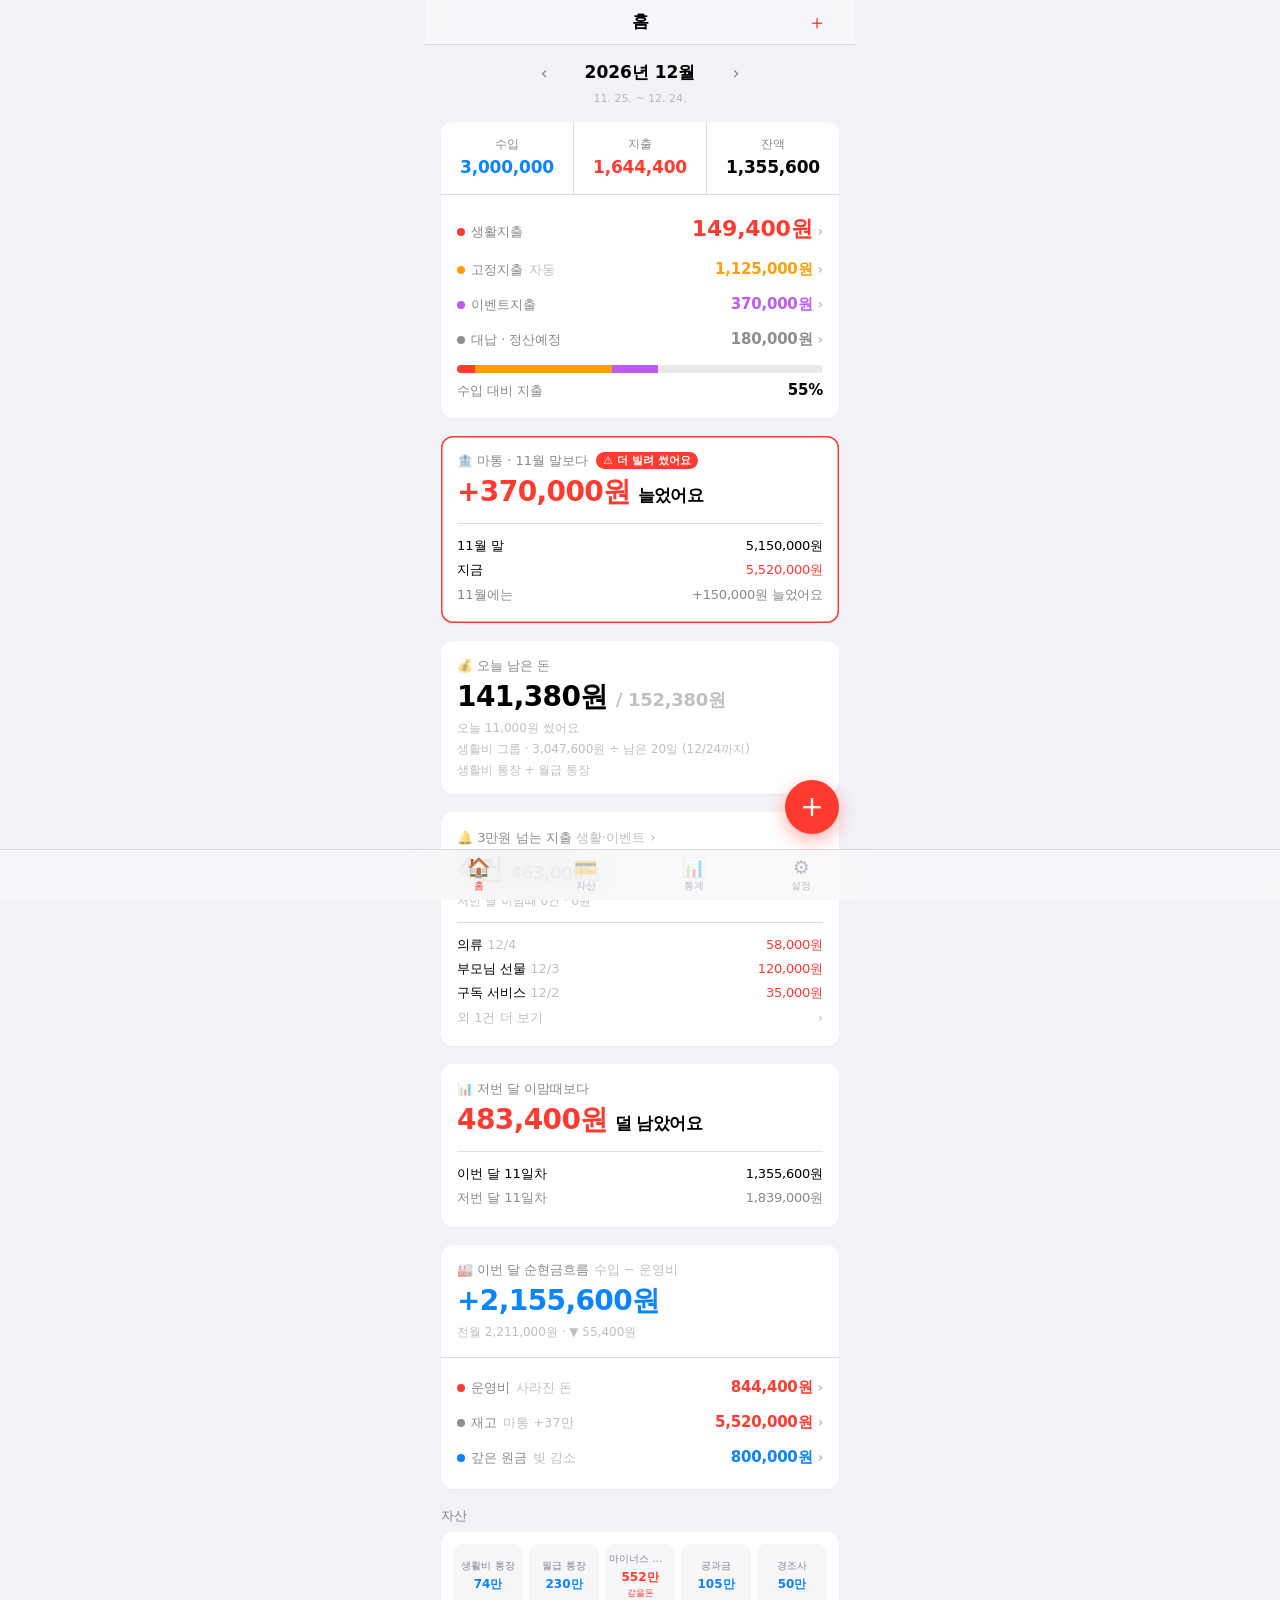
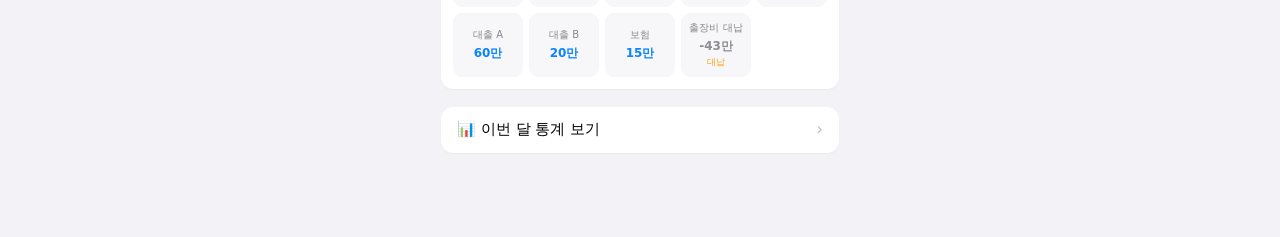
<file: index.html>
<!DOCTYPE html>
<html lang="ko">
<head>
<meta charset="utf-8">
<title>가계부</title>
<meta name="viewport" content="width=device-width,initial-scale=1,viewport-fit=cover,maximum-scale=1,user-scalable=no">
<meta name="theme-color" content="#F2F2F7" media="(prefers-color-scheme: light)">
<meta name="theme-color" content="#000000" media="(prefers-color-scheme: dark)">
<meta name="apple-mobile-web-app-capable" content="yes">
<meta name="apple-mobile-web-app-status-bar-style" content="default">
<meta name="apple-mobile-web-app-title" content="가계부">
<meta name="format-detection" content="telephone=no">
<link rel="manifest" href="manifest.json">
<link rel="stylesheet" href="style.css?v=22">
</head>
<body>

<div id="app">
  <div id="main"></div>
</div>

<button id="fab" aria-label="내역 추가">+</button>

<nav id="tabbar">
  <div class="tabbar-inner">
    <button class="tab" data-tab="home"><span class="tab-ic">🏠</span><span class="tab-l">홈</span></button>
    <button class="tab" data-tab="assets"><span class="tab-ic">💳</span><span class="tab-l">자산</span></button>
    <button class="tab" data-tab="stats"><span class="tab-ic">📊</span><span class="tab-l">통계</span></button>
    <button class="tab" data-tab="settings"><span class="tab-ic">⚙️</span><span class="tab-l">설정</span></button>
  </div>
</nav>

<div id="modal-root"></div>

<!-- 파일을 고칠 때마다 v 값을 올린다. GitHub Pages가 정적 파일에 10분 캐시를
     걸어서, 올리지 않으면 폰에 옛 버전이 그대로 남는다. -->
<script src="core.js?v=22"></script>
<script src="views.js?v=22"></script>
<script src="settings.js?v=22"></script>
<script src="modals.js?v=22"></script>
<script src="app.js?v=22"></script>
</body>
</html>
</file>
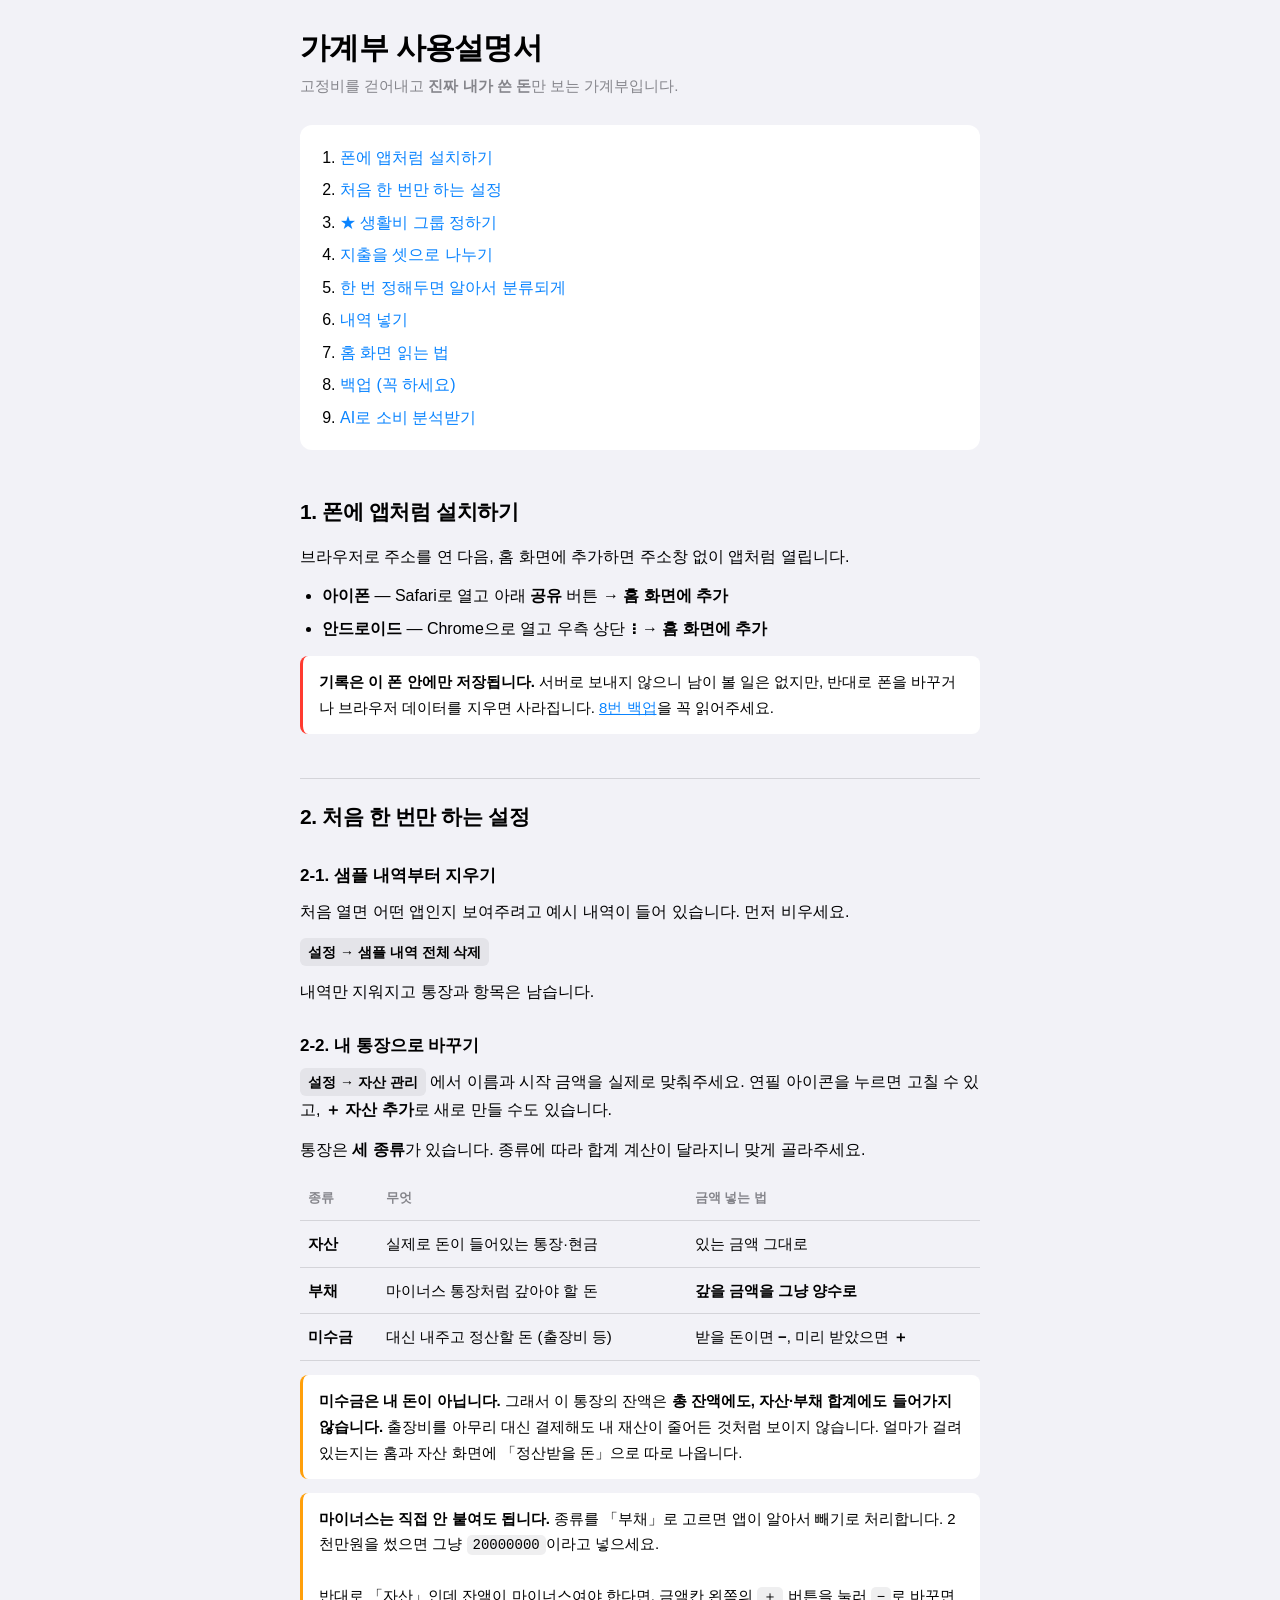
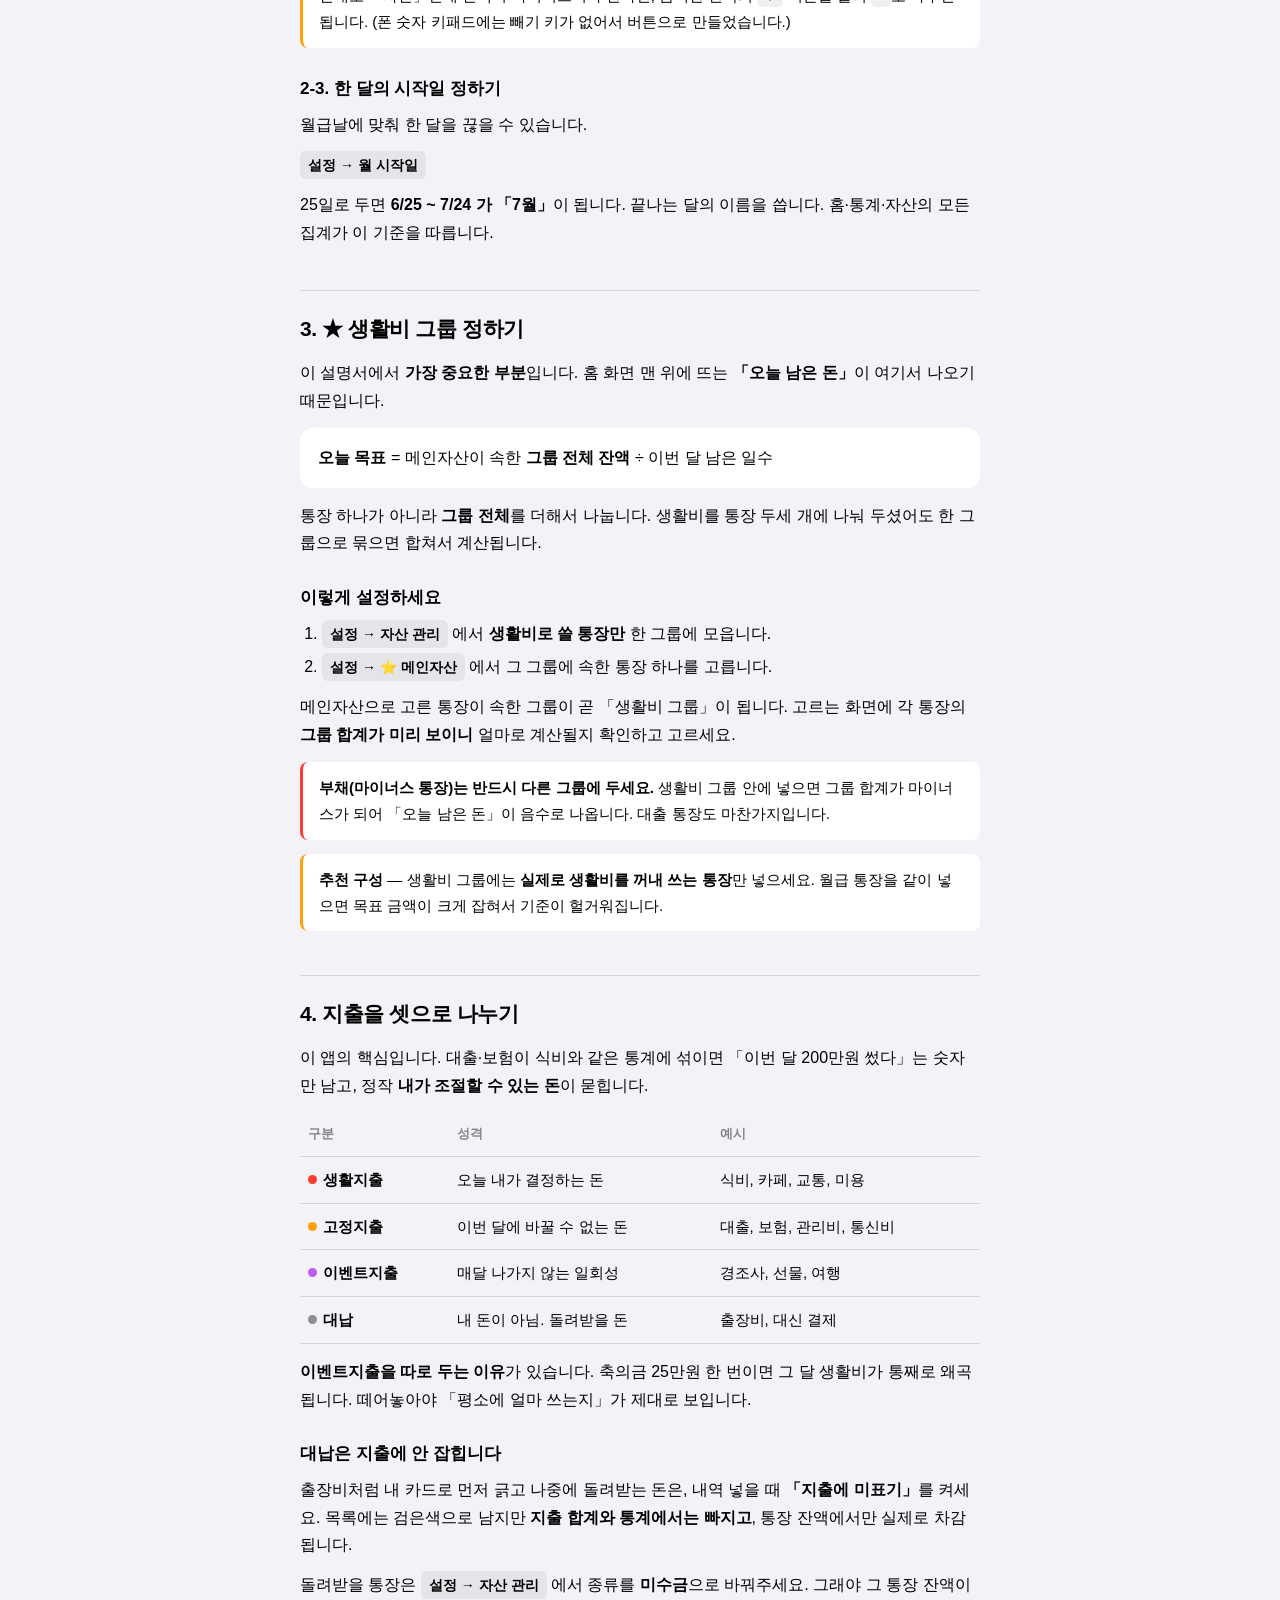
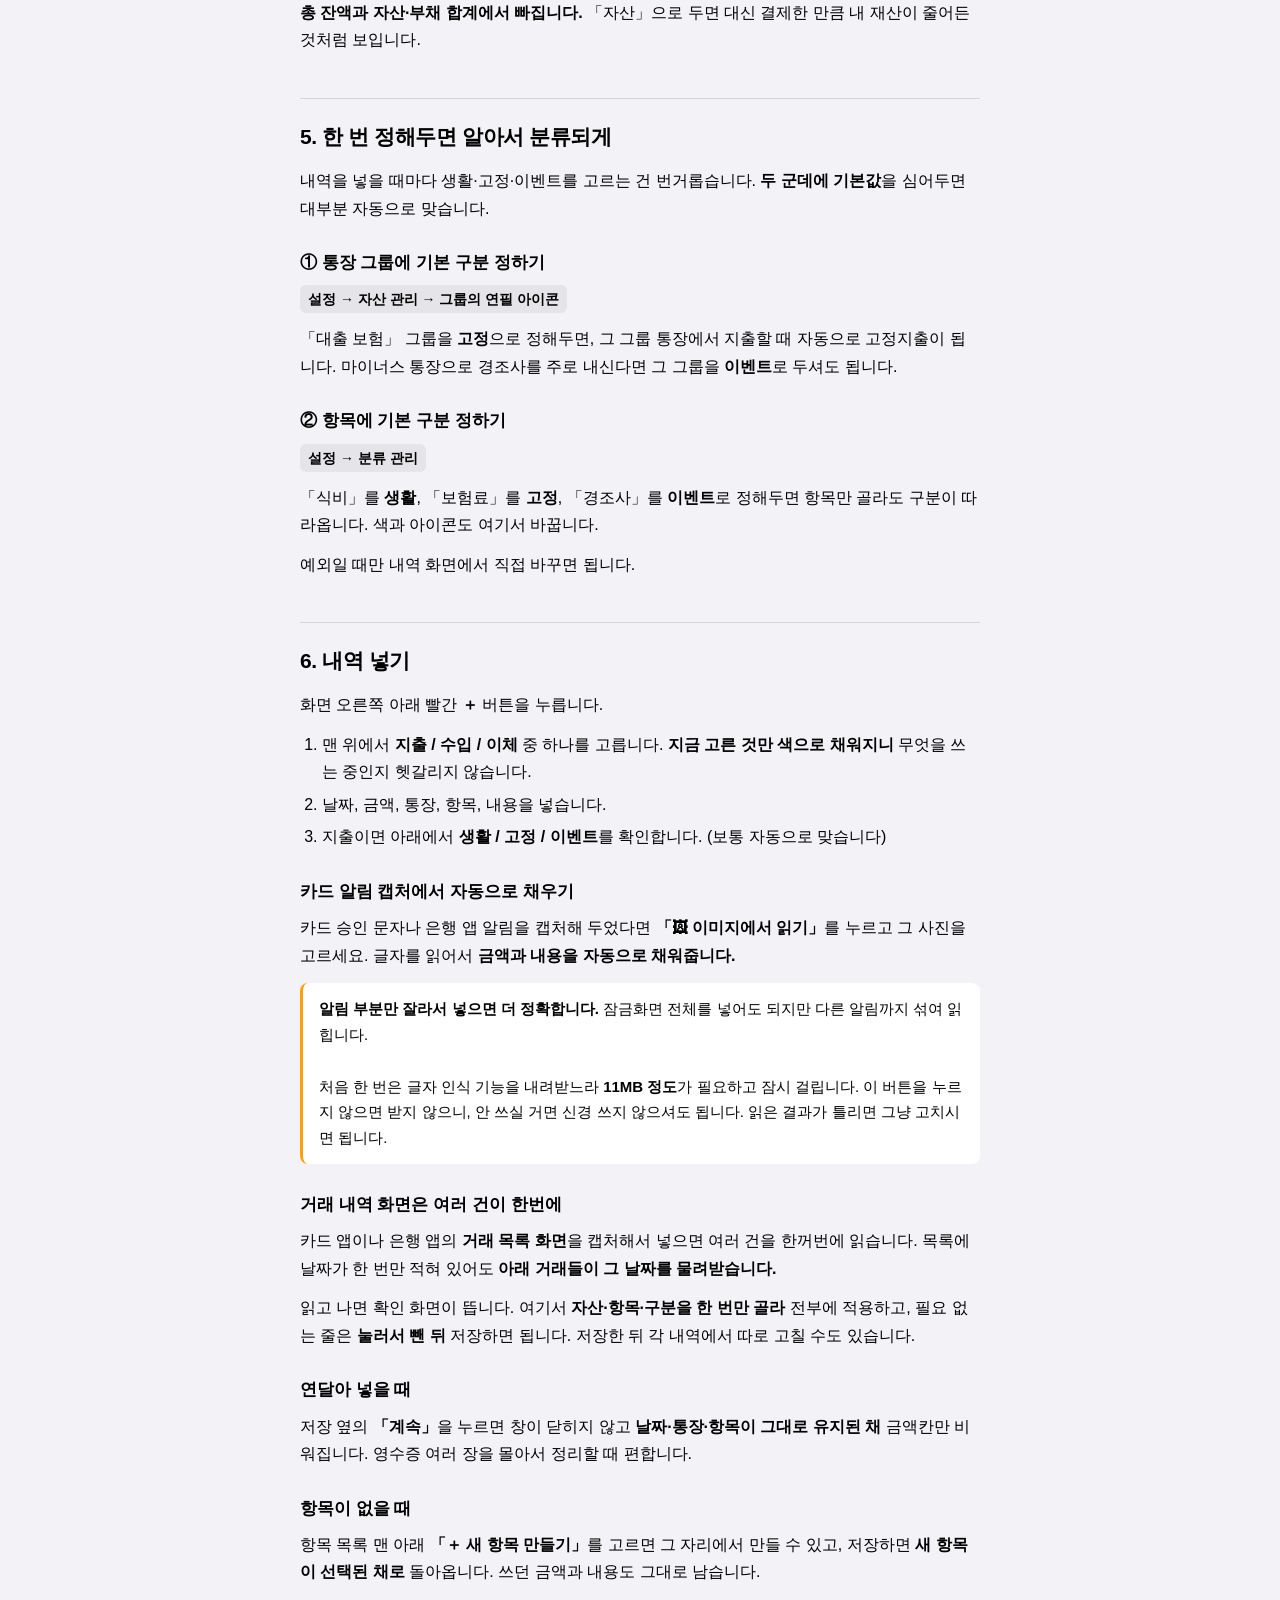
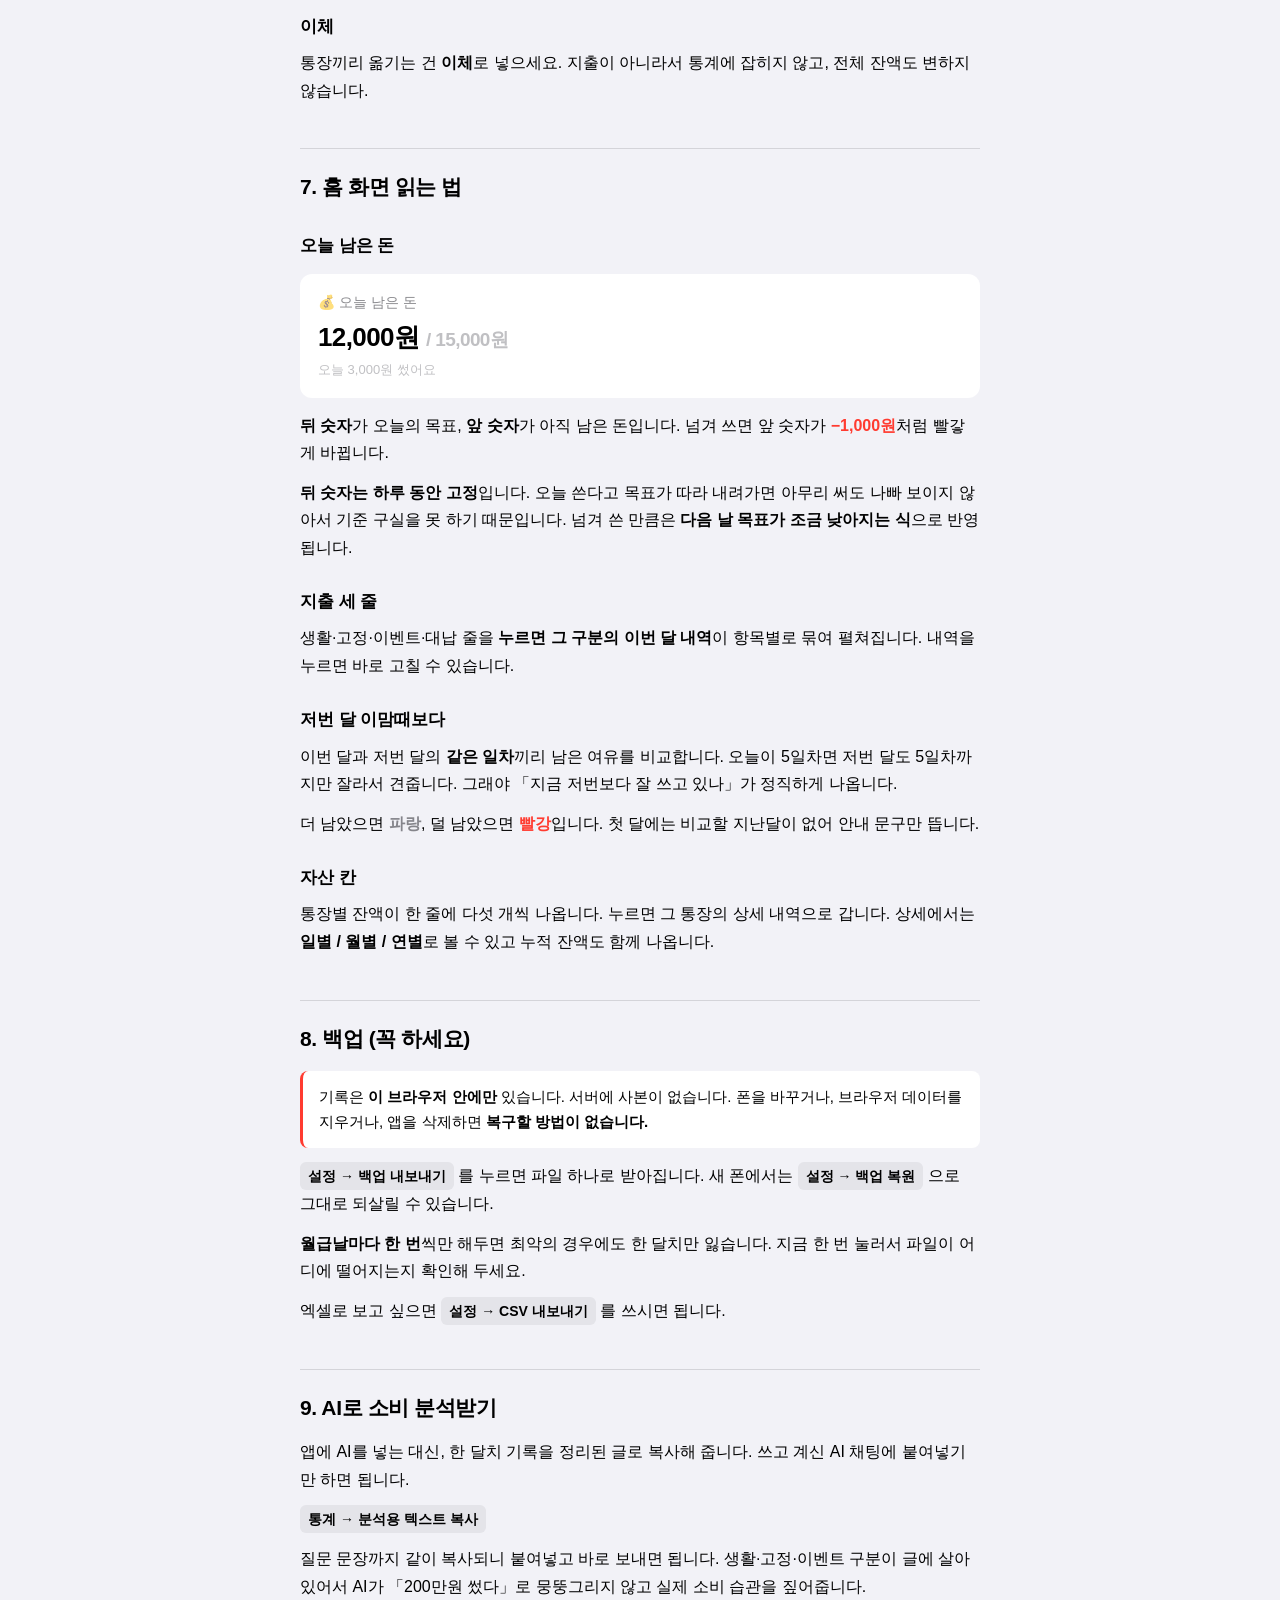
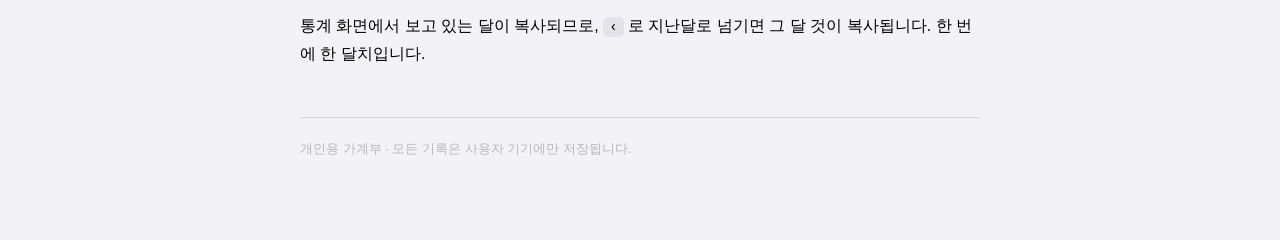
<file: guide.html>
<!DOCTYPE html>
<html lang="ko">
<head>
<meta charset="utf-8">
<title>가계부 사용설명서</title>
<meta name="viewport" content="width=device-width,initial-scale=1,viewport-fit=cover">
<meta name="theme-color" content="#F2F2F7" media="(prefers-color-scheme: light)">
<meta name="theme-color" content="#000000" media="(prefers-color-scheme: dark)">
<style>
:root{
  --bg:#F2F2F7; --card:#fff; --sep:rgba(60,60,67,.16);
  --label:#000; --label-2:rgba(60,60,67,.6); --label-3:rgba(60,60,67,.32);
  --fill:rgba(120,120,128,.12);
  --living:#FF3B30; --fixed:#FF9F0A; --event:#BF5AF2; --income:#0A84FF; --muted:#8E8E93;
}
@media (prefers-color-scheme:dark){
  :root{
    --bg:#000; --card:#1C1C1E; --sep:rgba(84,84,88,.5);
    --label:#fff; --label-2:rgba(235,235,245,.6); --label-3:rgba(235,235,245,.3);
    --fill:rgba(120,120,128,.24);
  }
}
*{box-sizing:border-box;-webkit-text-size-adjust:100%;}
body{
  margin:0;background:var(--bg);color:var(--label);
  font-family:-apple-system,BlinkMacSystemFont,"Apple SD Gothic Neo","Pretendard","Noto Sans KR",sans-serif;
  font-size:16px;line-height:1.72;-webkit-font-smoothing:antialiased;
}
.wrap{max-width:720px;margin:0 auto;padding:28px 20px 80px;}
h1{font-size:30px;line-height:1.3;letter-spacing:-.7px;margin:0 0 6px;}
.sub{color:var(--label-2);font-size:15px;margin:0 0 26px;}
h2{
  font-size:21px;letter-spacing:-.4px;margin:44px 0 12px;padding-top:20px;
  border-top:1px solid var(--sep);
}
h2:first-of-type{border-top:0;padding-top:0;}
h3{font-size:17px;margin:26px 0 8px;}
p{margin:0 0 12px;}
ul,ol{margin:0 0 12px;padding-left:22px;}
li{margin:5px 0;}
b{font-weight:600;}
code{
  background:var(--fill);padding:2px 6px;border-radius:5px;
  font-size:14px;font-family:ui-monospace,SFMono-Regular,Menlo,monospace;
}
a{color:var(--income);}
.card{background:var(--card);border-radius:12px;padding:16px 18px;margin:14px 0;}
.note{
  background:var(--card);border-left:3px solid var(--income);
  border-radius:8px;padding:13px 16px;margin:14px 0;font-size:15px;
}
.warn{border-left-color:var(--living);}
.tip{border-left-color:var(--fixed);}
table{width:100%;border-collapse:collapse;margin:14px 0;font-size:15px;}
th,td{text-align:left;padding:10px 8px;border-bottom:1px solid var(--sep);vertical-align:top;}
th{color:var(--label-2);font-weight:600;font-size:13px;}
.dot{display:inline-block;width:9px;height:9px;border-radius:50%;margin-right:6px;vertical-align:1px;}
.d-living{background:var(--living)} .d-fixed{background:var(--fixed)}
.d-event{background:var(--event)}  .d-pass{background:var(--muted)}
.path{
  display:inline-block;background:var(--fill);border-radius:6px;
  padding:2px 8px;font-size:14px;font-weight:600;white-space:nowrap;
}
.toc{background:var(--card);border-radius:12px;padding:14px 20px;margin:0 0 8px;}
.toc ol{margin:0;padding-left:20px;}
.toc a{text-decoration:none;}
.big{font-size:26px;font-weight:700;letter-spacing:-.6px;}
.mono{font-variant-numeric:tabular-nums;}
.screen{
  background:var(--card);border-radius:12px;padding:16px 18px;margin:14px 0;
  font-variant-numeric:tabular-nums;
}
.screen .row{display:flex;justify-content:space-between;padding:4px 0;font-size:15px;}
.c-living{color:var(--living)} .c-fixed{color:var(--fixed)}
.c-event{color:var(--event)} .c-muted{color:var(--muted)}
.c-2{color:var(--label-2)} .c-3{color:var(--label-3)}
footer{margin-top:50px;padding-top:20px;border-top:1px solid var(--sep);color:var(--label-3);font-size:13px;}
</style>
</head>
<body>
<div class="wrap">

<h1>가계부 사용설명서</h1>
<p class="sub">고정비를 걷어내고 <b>진짜 내가 쓴 돈</b>만 보는 가계부입니다.</p>

<div class="toc">
<ol>
  <li><a href="#start">폰에 앱처럼 설치하기</a></li>
  <li><a href="#setup">처음 한 번만 하는 설정</a></li>
  <li><a href="#group">★ 생활비 그룹 정하기</a></li>
  <li><a href="#bucket">지출을 셋으로 나누기</a></li>
  <li><a href="#auto">한 번 정해두면 알아서 분류되게</a></li>
  <li><a href="#add">내역 넣기</a></li>
  <li><a href="#home">홈 화면 읽는 법</a></li>
  <li><a href="#backup">백업 (꼭 하세요)</a></li>
  <li><a href="#ai">AI로 소비 분석받기</a></li>
</ol>
</div>


<h2 id="start">1. 폰에 앱처럼 설치하기</h2>
<p>브라우저로 주소를 연 다음, 홈 화면에 추가하면 주소창 없이 앱처럼 열립니다.</p>
<ul>
  <li><b>아이폰</b> — Safari로 열고 아래 <b>공유</b> 버튼 → <b>홈 화면에 추가</b></li>
  <li><b>안드로이드</b> — Chrome으로 열고 우측 상단 <b>⋮</b> → <b>홈 화면에 추가</b></li>
</ul>

<div class="note warn">
<b>기록은 이 폰 안에만 저장됩니다.</b> 서버로 보내지 않으니 남이 볼 일은 없지만,
반대로 폰을 바꾸거나 브라우저 데이터를 지우면 사라집니다.
<a href="#backup">8번 백업</a>을 꼭 읽어주세요.
</div>


<h2 id="setup">2. 처음 한 번만 하는 설정</h2>

<h3>2-1. 샘플 내역부터 지우기</h3>
<p>처음 열면 어떤 앱인지 보여주려고 예시 내역이 들어 있습니다. 먼저 비우세요.</p>
<p><span class="path">설정 → 샘플 내역 전체 삭제</span></p>
<p>내역만 지워지고 통장과 항목은 남습니다.</p>

<h3>2-2. 내 통장으로 바꾸기</h3>
<p><span class="path">설정 → 자산 관리</span> 에서 이름과 시작 금액을 실제로 맞춰주세요.
연필 아이콘을 누르면 고칠 수 있고, <b>＋ 자산 추가</b>로 새로 만들 수도 있습니다.</p>

<p>통장은 <b>세 종류</b>가 있습니다. 종류에 따라 합계 계산이 달라지니 맞게 골라주세요.</p>
<table>
<tr><th>종류</th><th>무엇</th><th>금액 넣는 법</th></tr>
<tr><td><b>자산</b></td><td>실제로 돈이 들어있는 통장·현금</td><td>있는 금액 그대로</td></tr>
<tr><td><b>부채</b></td><td>마이너스 통장처럼 갚아야 할 돈</td><td><b>갚을 금액을 그냥 양수로</b></td></tr>
<tr><td><b>미수금</b></td><td>대신 내주고 정산할 돈 (출장비 등)</td><td>받을 돈이면 <b>−</b>, 미리 받았으면 <b>＋</b></td></tr>
</table>

<div class="note tip">
<b>미수금은 내 돈이 아닙니다.</b> 그래서 이 통장의 잔액은
<b>총 잔액에도, 자산·부채 합계에도 들어가지 않습니다.</b>
출장비를 아무리 대신 결제해도 내 재산이 줄어든 것처럼 보이지 않습니다.
얼마가 걸려 있는지는 홈과 자산 화면에 「정산받을 돈」으로 따로 나옵니다.
</div>

<div class="note tip">
<b>마이너스는 직접 안 붙여도 됩니다.</b> 종류를 「부채」로 고르면 앱이 알아서 빼기로 처리합니다.
2천만원을 썼으면 그냥 <code>20000000</code>이라고 넣으세요.<br><br>
반대로 「자산」인데 잔액이 마이너스여야 한다면, 금액칸 왼쪽의
<code>＋</code> 버튼을 눌러 <code>−</code>로 바꾸면 됩니다.
(폰 숫자 키패드에는 빼기 키가 없어서 버튼으로 만들었습니다.)
</div>

<h3>2-3. 한 달의 시작일 정하기</h3>
<p>월급날에 맞춰 한 달을 끊을 수 있습니다.</p>
<p><span class="path">설정 → 월 시작일</span></p>
<p>25일로 두면 <b>6/25 ~ 7/24 가 「7월」</b>이 됩니다. 끝나는 달의 이름을 씁니다.
홈·통계·자산의 모든 집계가 이 기준을 따릅니다.</p>


<h2 id="group">3. ★ 생활비 그룹 정하기</h2>
<p>이 설명서에서 <b>가장 중요한 부분</b>입니다.
홈 화면 맨 위에 뜨는 <b>「오늘 남은 돈」</b>이 여기서 나오기 때문입니다.</p>

<div class="card">
<p style="margin:0"><b>오늘 목표</b> = 메인자산이 속한 <b>그룹 전체 잔액</b> ÷ 이번 달 남은 일수</p>
</div>

<p>통장 하나가 아니라 <b>그룹 전체</b>를 더해서 나눕니다.
생활비를 통장 두세 개에 나눠 두셨어도 한 그룹으로 묶으면 합쳐서 계산됩니다.</p>

<h3>이렇게 설정하세요</h3>
<ol>
  <li><span class="path">설정 → 자산 관리</span> 에서 <b>생활비로 쓸 통장만</b> 한 그룹에 모읍니다.</li>
  <li><span class="path">설정 → ⭐ 메인자산</span> 에서 그 그룹에 속한 통장 하나를 고릅니다.</li>
</ol>
<p>메인자산으로 고른 통장이 속한 그룹이 곧 「생활비 그룹」이 됩니다.
고르는 화면에 각 통장의 <b>그룹 합계가 미리 보이니</b> 얼마로 계산될지 확인하고 고르세요.</p>

<div class="note warn">
<b>부채(마이너스 통장)는 반드시 다른 그룹에 두세요.</b>
생활비 그룹 안에 넣으면 그룹 합계가 마이너스가 되어
「오늘 남은 돈」이 음수로 나옵니다. 대출 통장도 마찬가지입니다.
</div>

<div class="note tip">
<b>추천 구성</b> — 생활비 그룹에는 <b>실제로 생활비를 꺼내 쓰는 통장</b>만 넣으세요.
월급 통장을 같이 넣으면 목표 금액이 크게 잡혀서 기준이 헐거워집니다.
</div>


<h2 id="bucket">4. 지출을 셋으로 나누기</h2>
<p>이 앱의 핵심입니다. 대출·보험이 식비와 같은 통계에 섞이면
「이번 달 200만원 썼다」는 숫자만 남고, 정작 <b>내가 조절할 수 있는 돈</b>이 묻힙니다.</p>

<table>
<tr><th>구분</th><th>성격</th><th>예시</th></tr>
<tr>
  <td><span class="dot d-living"></span><b>생활지출</b></td>
  <td>오늘 내가 결정하는 돈</td>
  <td>식비, 카페, 교통, 미용</td>
</tr>
<tr>
  <td><span class="dot d-fixed"></span><b>고정지출</b></td>
  <td>이번 달에 바꿀 수 없는 돈</td>
  <td>대출, 보험, 관리비, 통신비</td>
</tr>
<tr>
  <td><span class="dot d-event"></span><b>이벤트지출</b></td>
  <td>매달 나가지 않는 일회성</td>
  <td>경조사, 선물, 여행</td>
</tr>
<tr>
  <td><span class="dot d-pass"></span><b>대납</b></td>
  <td>내 돈이 아님. 돌려받을 돈</td>
  <td>출장비, 대신 결제</td>
</tr>
</table>

<p><b>이벤트지출을 따로 두는 이유</b>가 있습니다.
축의금 25만원 한 번이면 그 달 생활비가 통째로 왜곡됩니다.
떼어놓아야 「평소에 얼마 쓰는지」가 제대로 보입니다.</p>

<h3>대납은 지출에 안 잡힙니다</h3>
<p>출장비처럼 내 카드로 먼저 긁고 나중에 돌려받는 돈은,
내역 넣을 때 <b>「지출에 미표기」</b>를 켜세요.
목록에는 검은색으로 남지만 <b>지출 합계와 통계에서는 빠지고</b>,
통장 잔액에서만 실제로 차감됩니다.</p>
<p>돌려받을 통장은 <span class="path">설정 → 자산 관리</span> 에서
종류를 <b>미수금</b>으로 바꿔주세요. 그래야 그 통장 잔액이
<b>총 잔액과 자산·부채 합계에서 빠집니다.</b>
「자산」으로 두면 대신 결제한 만큼 내 재산이 줄어든 것처럼 보입니다.</p>


<h2 id="auto">5. 한 번 정해두면 알아서 분류되게</h2>
<p>내역을 넣을 때마다 생활·고정·이벤트를 고르는 건 번거롭습니다.
<b>두 군데에 기본값</b>을 심어두면 대부분 자동으로 맞습니다.</p>

<h3>① 통장 그룹에 기본 구분 정하기</h3>
<p><span class="path">설정 → 자산 관리 → 그룹의 연필 아이콘</span></p>
<p>「대출 보험」 그룹을 <b>고정</b>으로 정해두면,
그 그룹 통장에서 지출할 때 자동으로 고정지출이 됩니다.
마이너스 통장으로 경조사를 주로 내신다면 그 그룹을 <b>이벤트</b>로 두셔도 됩니다.</p>

<h3>② 항목에 기본 구분 정하기</h3>
<p><span class="path">설정 → 분류 관리</span></p>
<p>「식비」를 <b>생활</b>, 「보험료」를 <b>고정</b>, 「경조사」를 <b>이벤트</b>로 정해두면
항목만 골라도 구분이 따라옵니다. 색과 아이콘도 여기서 바꿉니다.</p>

<p>예외일 때만 내역 화면에서 직접 바꾸면 됩니다.</p>


<h2 id="add">6. 내역 넣기</h2>
<p>화면 오른쪽 아래 빨간 <b>＋</b> 버튼을 누릅니다.</p>
<ol>
  <li>맨 위에서 <b>지출 / 수입 / 이체</b> 중 하나를 고릅니다.
      <b>지금 고른 것만 색으로 채워지니</b> 무엇을 쓰는 중인지 헷갈리지 않습니다.</li>
  <li>날짜, 금액, 통장, 항목, 내용을 넣습니다.</li>
  <li>지출이면 아래에서 <b>생활 / 고정 / 이벤트</b>를 확인합니다. (보통 자동으로 맞습니다)</li>
</ol>

<h3>카드 알림 캡처에서 자동으로 채우기</h3>
<p>카드 승인 문자나 은행 앱 알림을 캡처해 두었다면
<b>「🖼 이미지에서 읽기」</b>를 누르고 그 사진을 고르세요.
글자를 읽어서 <b>금액과 내용을 자동으로 채워줍니다.</b></p>
<div class="note tip">
<b>알림 부분만 잘라서 넣으면 더 정확합니다.</b> 잠금화면 전체를 넣어도 되지만
다른 알림까지 섞여 읽힙니다.<br><br>
처음 한 번은 글자 인식 기능을 내려받느라 <b>11MB 정도</b>가 필요하고 잠시 걸립니다.
이 버튼을 누르지 않으면 받지 않으니, 안 쓰실 거면 신경 쓰지 않으셔도 됩니다.
읽은 결과가 틀리면 그냥 고치시면 됩니다.
</div>

<h3>거래 내역 화면은 여러 건이 한번에</h3>
<p>카드 앱이나 은행 앱의 <b>거래 목록 화면</b>을 캡처해서 넣으면
여러 건을 한꺼번에 읽습니다. 목록에 날짜가 한 번만 적혀 있어도
<b>아래 거래들이 그 날짜를 물려받습니다.</b></p>
<p>읽고 나면 확인 화면이 뜹니다. 여기서 <b>자산·항목·구분을 한 번만 골라</b>
전부에 적용하고, 필요 없는 줄은 <b>눌러서 뺀 뒤</b> 저장하면 됩니다.
저장한 뒤 각 내역에서 따로 고칠 수도 있습니다.</p>

<h3>연달아 넣을 때</h3>
<p>저장 옆의 <b>「계속」</b>을 누르면 창이 닫히지 않고
<b>날짜·통장·항목이 그대로 유지된 채</b> 금액칸만 비워집니다.
영수증 여러 장을 몰아서 정리할 때 편합니다.</p>

<h3>항목이 없을 때</h3>
<p>항목 목록 맨 아래 <b>「＋ 새 항목 만들기」</b>를 고르면
그 자리에서 만들 수 있고, 저장하면 <b>새 항목이 선택된 채로</b> 돌아옵니다.
쓰던 금액과 내용도 그대로 남습니다.</p>

<h3>이체</h3>
<p>통장끼리 옮기는 건 <b>이체</b>로 넣으세요. 지출이 아니라서 통계에 잡히지 않고,
전체 잔액도 변하지 않습니다.</p>


<h2 id="home">7. 홈 화면 읽는 법</h2>

<h3>오늘 남은 돈</h3>
<div class="screen">
  <div class="c-2" style="font-size:14px">💰 오늘 남은 돈</div>
  <div class="big mono">12,000원 <span class="c-3" style="font-size:19px">/ 15,000원</span></div>
  <div class="c-3" style="font-size:13px">오늘 3,000원 썼어요</div>
</div>
<p><b>뒤 숫자</b>가 오늘의 목표, <b>앞 숫자</b>가 아직 남은 돈입니다.
넘겨 쓰면 앞 숫자가 <span class="c-living"><b>−1,000원</b></span>처럼 빨갛게 바뀝니다.</p>
<p><b>뒤 숫자는 하루 동안 고정</b>입니다. 오늘 쓴다고 목표가 따라 내려가면
아무리 써도 나빠 보이지 않아서 기준 구실을 못 하기 때문입니다.
넘겨 쓴 만큼은 <b>다음 날 목표가 조금 낮아지는 식</b>으로 반영됩니다.</p>

<h3>지출 세 줄</h3>
<p>생활·고정·이벤트·대납 줄을 <b>누르면 그 구분의 이번 달 내역</b>이
항목별로 묶여 펼쳐집니다. 내역을 누르면 바로 고칠 수 있습니다.</p>

<h3>저번 달 이맘때보다</h3>
<p>이번 달과 저번 달의 <b>같은 일차</b>끼리 남은 여유를 비교합니다.
오늘이 5일차면 저번 달도 5일차까지만 잘라서 견줍니다.
그래야 「지금 저번보다 잘 쓰고 있나」가 정직하게 나옵니다.</p>
<p>더 남았으면 <span class="c-2"><b>파랑</b></span>,
덜 남았으면 <span class="c-living"><b>빨강</b></span>입니다.
첫 달에는 비교할 지난달이 없어 안내 문구만 뜹니다.</p>

<h3>자산 칸</h3>
<p>통장별 잔액이 한 줄에 다섯 개씩 나옵니다. 누르면 그 통장의 상세 내역으로 갑니다.
상세에서는 <b>일별 / 월별 / 연별</b>로 볼 수 있고 누적 잔액도 함께 나옵니다.</p>


<h2 id="backup">8. 백업 (꼭 하세요)</h2>
<div class="note warn">
기록은 <b>이 브라우저 안에만</b> 있습니다. 서버에 사본이 없습니다.
폰을 바꾸거나, 브라우저 데이터를 지우거나, 앱을 삭제하면 <b>복구할 방법이 없습니다.</b>
</div>
<p><span class="path">설정 → 백업 내보내기</span> 를 누르면 파일 하나로 받아집니다.
새 폰에서는 <span class="path">설정 → 백업 복원</span> 으로 그대로 되살릴 수 있습니다.</p>
<p><b>월급날마다 한 번</b>씩만 해두면 최악의 경우에도 한 달치만 잃습니다.
지금 한 번 눌러서 파일이 어디에 떨어지는지 확인해 두세요.</p>
<p>엑셀로 보고 싶으면 <span class="path">설정 → CSV 내보내기</span> 를 쓰시면 됩니다.</p>


<h2 id="ai">9. AI로 소비 분석받기</h2>
<p>앱에 AI를 넣는 대신, 한 달치 기록을 정리된 글로 복사해 줍니다.
쓰고 계신 AI 채팅에 붙여넣기만 하면 됩니다.</p>
<p><span class="path">통계 → 분석용 텍스트 복사</span></p>
<p>질문 문장까지 같이 복사되니 붙여넣고 바로 보내면 됩니다.
생활·고정·이벤트 구분이 글에 살아 있어서
AI가 「200만원 썼다」로 뭉뚱그리지 않고 실제 소비 습관을 짚어줍니다.</p>
<p>통계 화면에서 보고 있는 달이 복사되므로,
<code>‹</code> 로 지난달로 넘기면 그 달 것이 복사됩니다. 한 번에 한 달치입니다.</p>

<footer>
개인용 가계부 · 모든 기록은 사용자 기기에만 저장됩니다.
</footer>

</div>
</body>
</html>
</file>
<file: style.css>
/* ===== 토큰 ===== */
:root{
  --bg:#F2F2F7;
  --card:#FFFFFF;
  --card-2:#F7F7FA;
  --sep:rgba(60,60,67,.16);
  --sep-strong:rgba(60,60,67,.29);
  --label:#000000;
  --label-2:rgba(60,60,67,.6);
  --label-3:rgba(60,60,67,.32);
  --fill:rgba(120,120,128,.12);
  --fill-2:rgba(120,120,128,.2);
  --income:#0A84FF;
  --living:#FF3B30;
  --fixed:#FF9F0A;
  --event:#BF5AF2;
  --transfer:#3C3C43;
  --muted:#8E8E93;
  --accent:#FF3B30;
  --bar-track:rgba(120,120,128,.16);
  --chrome:rgba(249,249,251,.86);
  --shadow:0 1px 2px rgba(0,0,0,.04);
}
html[data-theme="dark"], :root:not([data-theme="light"]){}
@media (prefers-color-scheme:dark){
  html:not([data-theme="light"]){
    --bg:#000000;
    --card:#1C1C1E;
    --card-2:#2C2C2E;
    --sep:rgba(84,84,88,.5);
    --sep-strong:rgba(84,84,88,.8);
    --label:#FFFFFF;
    --label-2:rgba(235,235,245,.6);
    --label-3:rgba(235,235,245,.3);
    --fill:rgba(120,120,128,.24);
    --fill-2:rgba(120,120,128,.36);
    --transfer:#EBEBF5;
    --bar-track:rgba(120,120,128,.28);
    --chrome:rgba(28,28,30,.86);
    --shadow:none;
  }
}
html[data-theme="dark"]{
  --bg:#000000; --card:#1C1C1E; --card-2:#2C2C2E;
  --sep:rgba(84,84,88,.5); --sep-strong:rgba(84,84,88,.8);
  --label:#FFFFFF; --label-2:rgba(235,235,245,.6); --label-3:rgba(235,235,245,.3);
  --fill:rgba(120,120,128,.24); --fill-2:rgba(120,120,128,.36);
  --transfer:#EBEBF5; --bar-track:rgba(120,120,128,.28);
  --chrome:rgba(28,28,30,.86); --shadow:none;
}

*,*::before,*::after{box-sizing:border-box;-webkit-tap-highlight-color:transparent;}
html,body{margin:0;padding:0;}
body{
  background:var(--bg);
  color:var(--label);
  font-family:-apple-system,BlinkMacSystemFont,"SF Pro Text","Apple SD Gothic Neo",
              "Pretendard","Noto Sans KR",system-ui,sans-serif;
  font-size:15px;
  line-height:1.4;
  -webkit-font-smoothing:antialiased;
  font-variant-numeric:tabular-nums;
  overscroll-behavior-y:none;
}
button,input,select,textarea{font:inherit;color:inherit;font-variant-numeric:tabular-nums;}
button{background:none;border:0;padding:0;cursor:pointer;}
input,select{background:none;border:0;outline:none;}

/* ===== 앱 셸 ===== */
#app{
  max-width:430px;
  margin:0 auto;
  min-height:100dvh;
  position:relative;
  background:var(--bg);
}
#main{
  padding:0 0 calc(64px + env(safe-area-inset-bottom));
}
.num{font-variant-numeric:tabular-nums;letter-spacing:-.2px;}

/* ===== 네비게이션 바 ===== */
.navbar{
  position:sticky;top:0;z-index:30;
  background:var(--chrome);
  backdrop-filter:saturate(180%) blur(20px);
  -webkit-backdrop-filter:saturate(180%) blur(20px);
  padding-top:env(safe-area-inset-top);
  border-bottom:.5px solid var(--sep);
}
.navbar-inner{
  height:44px;display:flex;align-items:center;justify-content:space-between;
  padding:0 8px;gap:4px;
}
.nav-title{font-size:17px;font-weight:600;flex:1;text-align:center;}
.nav-btn{
  min-width:60px;height:44px;padding:0 8px;color:var(--accent);font-size:17px;
  display:flex;align-items:center;gap:2px;
}
.nav-btn.right{justify-content:flex-end;}
.nav-btn.icon{font-size:20px;min-width:44px;justify-content:center;}
.nav-btn:disabled{opacity:.3;}
.large-title{padding:4px 16px 8px;font-size:32px;font-weight:700;letter-spacing:-.6px;}

/* ===== 자산 가로 탭 ===== */
.hscroll{
  display:flex;gap:0;overflow-x:auto;scrollbar-width:none;
  background:var(--chrome);
  backdrop-filter:saturate(180%) blur(20px);
  -webkit-backdrop-filter:saturate(180%) blur(20px);
  border-bottom:.5px solid var(--sep);
  position:sticky;top:calc(44px + env(safe-area-inset-top));z-index:29;
}
.hscroll::-webkit-scrollbar{display:none;}
.hstab{
  flex:0 0 auto;padding:11px 14px 9px;font-size:15px;color:var(--label-2);
  border-bottom:2px solid transparent;white-space:nowrap;
}
.hstab.on{color:var(--label);font-weight:600;border-bottom-color:var(--accent);}

/* ===== 섹션/카드 ===== */
.section{margin:18px 0 0;}
.section-title{
  padding:0 16px 7px;font-size:13px;font-weight:400;color:var(--label-2);
  text-transform:none;
}
.section-title.big{font-size:15px;font-weight:600;color:var(--label);}
.card{
  background:var(--card);
  margin:0 16px;
  border-radius:12px;
  overflow:hidden;
  box-shadow:var(--shadow);
}
.card.flush{margin:0;border-radius:0;}
.card + .card{margin-top:12px;}
.pad{padding:16px;}

/* ===== 리스트 행 ===== */
.row{
  display:flex;align-items:center;gap:10px;
  padding:11px 16px;min-height:44px;position:relative;
}
.row + .row::before{
  content:"";position:absolute;top:0;left:16px;right:0;height:.5px;background:var(--sep);
}
.row.tap:active{background:var(--fill);}
.row-main{flex:1;min-width:0;}
.row-title{font-size:15px;overflow:hidden;text-overflow:ellipsis;white-space:nowrap;}
.row-sub{font-size:12px;color:var(--label-2);margin-top:1px;}
.row-val{font-size:15px;text-align:right;white-space:nowrap;}
.row-val-sub{font-size:11px;color:var(--label-3);text-align:right;margin-top:1px;}
.chev{color:var(--label-3);font-size:17px;margin-left:2px;}

/* ===== 색상 ===== */
.c-income{color:var(--income);}
.c-living{color:var(--living);}
.c-fixed{color:var(--fixed);}
.c-event{color:var(--event);}
.c-transfer{color:var(--transfer);}
.c-muted{color:var(--muted);}
.c-lbl2{color:var(--label-2);}
.c-lbl3{color:var(--label-3);}

/* ===== 홈 ===== */
.hero{padding:6px 16px 20px;}
.hero-label{font-size:13px;color:var(--label-2);}
.hero-amt{font-size:34px;font-weight:700;letter-spacing:-1px;margin-top:2px;}
.hero-sub{font-size:12px;color:var(--label-3);margin-top:4px;}

.trio{display:flex;}
.trio > div{flex:1;text-align:center;padding:14px 4px;}
.trio > div + div{border-left:.5px solid var(--sep);}
.trio-k{font-size:12px;color:var(--label-2);}
.trio-v{font-size:17px;font-weight:600;margin-top:3px;}

.split{padding:12px 16px 14px;border-top:.5px solid var(--sep);}
.split-row{display:flex;align-items:baseline;justify-content:space-between;padding:3px 0;}
.split-row.tap-row{padding:7px 0;margin:0 -6px;padding-left:6px;padding-right:6px;border-radius:8px;}
.split-row.tap-row:active{background:var(--fill);}
.chev.sm{font-size:14px;margin-left:5px;color:var(--label-3);}
.split-k{font-size:13px;color:var(--label-2);display:flex;align-items:center;gap:6px;}
.dot{width:8px;height:8px;border-radius:50%;flex:0 0 auto;}
.split-v{font-size:15px;font-weight:600;}
.split-v.lead{font-size:22px;font-weight:700;}

.ratio-track{height:8px;border-radius:4px;background:var(--bar-track);overflow:hidden;display:flex;margin-top:8px;}
.ratio-seg{height:100%;}

.pocket{padding:16px;}
.pocket-k{font-size:13px;color:var(--label-2);}
.pocket-v{font-size:28px;font-weight:700;margin-top:2px;letter-spacing:-.6px;}
.pocket-sub{font-size:12px;color:var(--label-3);margin-top:4px;}
.pocket-suffix{font-size:17px;font-weight:600;margin-left:7px;color:var(--label);}
.pocket-of{font-size:18px;font-weight:600;margin-left:8px;color:var(--label-3);letter-spacing:-.3px;}
.cmp{margin-top:12px;padding-top:10px;border-top:.5px solid var(--sep);}
.cmp-row{display:flex;justify-content:space-between;align-items:baseline;font-size:13px;padding:3px 0;}

.grid5{display:grid;grid-template-columns:repeat(5,1fr);gap:6px;padding:12px;}
.gcell{
  background:var(--card-2);border-radius:9px;padding:8px 4px;text-align:center;min-width:0;
}
.gcell:active{background:var(--fill-2);}
.gcell-n{font-size:10px;color:var(--label-2);overflow:hidden;text-overflow:ellipsis;white-space:nowrap;}
.gcell-v{font-size:12px;font-weight:600;margin-top:3px;overflow:hidden;text-overflow:ellipsis;white-space:nowrap;}
.gcell-badge{font-size:9px;color:var(--fixed);margin-top:1px;}

/* ===== 세그먼트 컨트롤 ===== */
.seg{
  display:flex;background:var(--fill);border-radius:9px;padding:2px;margin:0 16px;gap:2px;
}
.seg.flush{margin:0;}
.seg button{
  flex:1;padding:6px 4px;border-radius:7px;font-size:13px;font-weight:500;color:var(--label);
  transition:background .15s;
}
.seg button.on{background:var(--card);font-weight:600;box-shadow:0 1px 3px rgba(0,0,0,.08);}
html[data-theme="dark"] .seg button.on,
@media (prefers-color-scheme:dark){.seg button.on{background:var(--card-2);}}

/* ===== 액션 버튼 3종 ===== */
.acts{display:flex;gap:8px;padding:0 16px;}
.act{
  flex:1;padding:11px 0;border-radius:10px;background:var(--card);font-size:14px;font-weight:600;
  box-shadow:var(--shadow);
}
.act:active{opacity:.6;}
.act.ex{color:var(--living);}
.act.in{color:var(--income);}
.act.tr{color:var(--transfer);}

/* ===== 월 네비 ===== */
.monthnav{display:flex;align-items:center;justify-content:center;gap:18px;padding:12px 16px 2px;}
.monthnav button{width:36px;height:32px;color:var(--label-2);font-size:18px;}
.monthnav-t{font-size:17px;font-weight:600;text-align:center;min-width:120px;}
.monthnav-s{font-size:11px;color:var(--label-3);text-align:center;padding-bottom:8px;}

/* ===== 일별 내역 ===== */
.dayhead{
  display:flex;align-items:center;gap:8px;padding:8px 16px;
  background:var(--card-2);border-top:.5px solid var(--sep);border-bottom:.5px solid var(--sep);
}
.dayhead-d{font-size:16px;font-weight:700;}
.dayhead-w{font-size:11px;background:var(--fill-2);color:var(--label-2);border-radius:4px;padding:2px 5px;}
.dayhead-sp{flex:1;}
.dayhead-v{font-size:13px;font-weight:600;min-width:78px;text-align:right;}

.txn{display:flex;align-items:flex-start;gap:9px;padding:9px 16px;position:relative;}
.txn + .txn::before{content:"";position:absolute;top:0;left:16px;right:0;height:.5px;background:var(--sep);}
.txn:active{background:var(--fill);}
.txn-cat{font-size:12px;color:var(--label-2);width:74px;flex:0 0 auto;overflow:hidden;text-overflow:ellipsis;white-space:nowrap;}
.txn-body{flex:1;min-width:0;}
.txn-memo{font-size:14px;overflow:hidden;text-overflow:ellipsis;white-space:nowrap;}
.txn-asset{font-size:11px;color:var(--label-3);margin-top:1px;}
.txn-right{text-align:right;flex:0 0 auto;}
.txn-amt{font-size:14px;font-weight:600;}
.txn-bal{font-size:10px;color:var(--label-3);margin-top:1px;}
.tag{font-size:9px;border:.5px solid var(--sep-strong);color:var(--label-2);border-radius:3px;padding:0 3px;margin-left:4px;vertical-align:1px;}

/* ===== 분류별 통계 바 ===== */
.catrow{padding:11px 16px;position:relative;}
.catrow + .catrow::before{content:"";position:absolute;top:0;left:16px;right:16px;height:.5px;background:var(--sep);}
.catrow-top{display:flex;align-items:center;gap:7px;}
.catrow-n{font-size:14px;flex:1;overflow:hidden;text-overflow:ellipsis;white-space:nowrap;}
.catrow-v{font-size:14px;font-weight:700;}
.catrow-p{font-size:12px;color:var(--label-2);width:38px;text-align:right;}
.catrow-track{height:6px;border-radius:3px;background:var(--bar-track);margin-top:7px;overflow:hidden;}
.catrow-fill{height:100%;border-radius:3px;}
.catrow-arrow{font-size:9px;color:var(--label-3);}
.subitems{background:var(--card-2);border-radius:9px;margin:8px 0 2px;overflow:hidden;}
.subitem{display:flex;align-items:center;gap:8px;padding:8px 11px;position:relative;}
.subitem + .subitem::before{content:"";position:absolute;top:0;left:11px;right:0;height:.5px;background:var(--sep);}
.subitem-b{flex:1;min-width:0;}
.subitem-t{font-size:13px;overflow:hidden;text-overflow:ellipsis;white-space:nowrap;}
.subitem-d{font-size:11px;color:var(--label-3);}
.subitem-v{font-size:13px;font-weight:600;}
.total-row{display:flex;justify-content:space-between;padding:12px 16px;border-top:.5px solid var(--sep-strong);font-weight:700;font-size:15px;}

/* ===== 그룹 헤더 (자산 집계표) ===== */
.ghead{
  display:flex;align-items:center;gap:8px;padding:9px 16px 5px;
  background:var(--bg);
}
.ghead-n{font-size:13px;color:var(--label-2);flex:1;}
.ghead-v{font-size:13px;font-weight:600;color:var(--label-2);}

/* ===== 탭바 ===== */
#tabbar{
  position:fixed;bottom:0;left:0;right:0;z-index:40;
  background:var(--chrome);
  backdrop-filter:saturate(180%) blur(20px);
  -webkit-backdrop-filter:saturate(180%) blur(20px);
  border-top:.5px solid var(--sep);
  padding-bottom:env(safe-area-inset-bottom);
}
.tabbar-inner{max-width:430px;margin:0 auto;display:flex;height:50px;}
.tab{flex:1;display:flex;flex-direction:column;align-items:center;justify-content:center;gap:2px;color:var(--label-3);}
.tab.on{color:var(--accent);}
.tab-ic{font-size:19px;line-height:1;}
.tab-l{font-size:10px;font-weight:500;}

/* ===== FAB ===== */
#fab{
  position:fixed;z-index:41;right:calc(50% - 215px + 16px);
  bottom:calc(66px + env(safe-area-inset-bottom));
  width:54px;height:54px;border-radius:27px;background:var(--accent);color:#fff;
  font-size:28px;display:flex;align-items:center;justify-content:center;
  box-shadow:0 6px 18px rgba(255,59,48,.4);
}
@media (max-width:430px){#fab{right:16px;}}
#fab:active{transform:scale(.93);}

/* ===== 시트 / 모달 ===== */
.backdrop{
  position:fixed;inset:0;z-index:50;background:rgba(0,0,0,.4);
  display:flex;align-items:flex-end;justify-content:center;
  animation:fade .2s ease;
}
@keyframes fade{from{opacity:0}to{opacity:1}}
.sheet{
  width:100%;max-width:430px;background:var(--bg);
  border-radius:14px 14px 0 0;max-height:94dvh;display:flex;flex-direction:column;
  animation:slideup .28s cubic-bezier(.32,.72,0,1);
  padding-bottom:env(safe-area-inset-bottom);
}
@keyframes slideup{from{transform:translateY(100%)}to{transform:translateY(0)}}
.sheet-head{
  display:flex;align-items:center;justify-content:space-between;
  padding:0 8px;height:50px;flex:0 0 auto;border-bottom:.5px solid var(--sep);
}
.sheet-title{font-size:16px;font-weight:600;}
.sheet-body{overflow-y:auto;padding-bottom:24px;-webkit-overflow-scrolling:touch;}

/* ===== 폼 ===== */
.field{display:flex;align-items:center;gap:12px;padding:11px 16px;min-height:46px;position:relative;}
.field + .field::before{content:"";position:absolute;top:0;left:16px;right:0;height:.5px;background:var(--sep);}
.field-k{font-size:15px;color:var(--label-2);width:64px;flex:0 0 auto;}
.field-v{flex:1;text-align:right;font-size:16px;}
.field input,.field select{
  width:100%;text-align:right;font-size:16px;background:none;
}
.field input::placeholder{color:var(--label-3);}
.field select{appearance:none;-webkit-appearance:none;direction:rtl;}
.field .amt{font-size:24px;font-weight:700;}
.switchline{display:flex;align-items:center;justify-content:space-between;padding:12px 16px;}
.switchline-k{font-size:15px;}
.switchline-d{font-size:11px;color:var(--label-2);margin-top:2px;}
.sw{width:50px;height:30px;border-radius:15px;background:var(--fill-2);position:relative;transition:background .2s;flex:0 0 auto;}
.sw::after{content:"";position:absolute;top:2px;left:2px;width:26px;height:26px;border-radius:13px;background:#fff;box-shadow:0 1px 3px rgba(0,0,0,.25);transition:transform .2s;}
.sw.on{background:#30D158;}
.sw.on::after{transform:translateX(20px);}
.hint{padding:8px 16px 0;font-size:11px;color:var(--label-3);line-height:1.5;}
/* 지출 / 수입 / 이체 — 지금 쓰고 있는 것만 색으로 채우고 나머지는 무채색.
   셋 다 색을 주면 오히려 어느 게 선택됐는지 구분이 안 된다. */
.seg-type{padding:3px;}
.seg-type button{font-size:15px;font-weight:600;padding:9px 4px;color:var(--label);}
.seg-type button.on{box-shadow:none;}
/* 구분(생활/고정/이벤트)도 선택된 것만 색으로 채운다 */
.seg-bucket button.on{box-shadow:none;color:#fff;}
.seg-bucket button.b-living.on{background:var(--living);}
.seg-bucket button.b-fixed.on{background:var(--fixed);}
.seg-bucket button.b-event.on{background:var(--event);}
.seg-bucket button.b-pass.on{background:var(--muted);}

.seg-type button.t-expense.on{background:var(--living);color:#fff;}
.seg-type button.t-income.on{background:var(--income);color:#fff;}
.seg-type button.t-transfer.on{background:var(--transfer);color:var(--bg);}

.btn-continue{padding-right:14px;color:var(--accent);}

.signbtn{
  width:38px;height:32px;border-radius:8px;background:var(--fill);
  font-size:19px;font-weight:600;color:var(--label-2);flex:0 0 auto;line-height:1;
}
.signbtn.neg{background:rgba(255,59,48,.16);color:var(--living);}
.signbtn:active{opacity:.6;}
.signfix{
  width:38px;height:32px;border-radius:8px;background:rgba(255,59,48,.16);color:var(--living);
  font-size:19px;font-weight:600;flex:0 0 auto;display:flex;align-items:center;justify-content:center;
}
.btn-wide{
  display:block;width:calc(100% - 32px);margin:16px;padding:13px;border-radius:11px;
  background:var(--card);font-size:16px;font-weight:600;text-align:center;box-shadow:var(--shadow);
}
.btn-wide.danger{color:var(--living);}
.btn-wide.primary{background:var(--accent);color:#fff;box-shadow:none;}
.btn-wide:active{opacity:.6;}
.chips{display:flex;gap:6px;padding:10px 16px 2px;overflow-x:auto;scrollbar-width:none;}
.chips::-webkit-scrollbar{display:none;}
.chip{flex:0 0 auto;padding:6px 11px;border-radius:15px;background:var(--fill);font-size:13px;}
.chip:active{background:var(--fill-2);}

/* ===== v22: 빠른 태그 · 큰 지출 · 마통 경고 ===== */
.tagchips{padding-top:8px;}
.tagchip{color:var(--label-2);}
.tagchip.on{background:var(--income);color:#fff;}
.big-hint{padding:8px 16px 0;color:var(--living);font-size:13px;}
.tap-card{cursor:pointer;}
.tap-card:active{opacity:.7;}
.warn-card{box-shadow:inset 0 0 0 1.5px var(--living);}
.warn-badge{display:inline-block;margin-left:4px;padding:1px 7px;border-radius:9px;
  background:var(--living);color:#fff;font-size:11px;font-weight:600;vertical-align:1px;}
.good-badge{display:inline-block;margin-left:4px;padding:1px 7px;border-radius:9px;
  background:var(--income);color:#fff;font-size:11px;font-weight:600;vertical-align:1px;}
.tap-inline{cursor:pointer;}
.big-row{cursor:pointer;gap:10px;}
.big-row:active{opacity:.6;}
.big-memo{min-width:0;overflow:hidden;text-overflow:ellipsis;white-space:nowrap;}

/* ===== 토스트 ===== */
#toast{
  position:fixed;left:50%;transform:translateX(-50%) translateY(14px);
  bottom:calc(76px + env(safe-area-inset-bottom));
  max-width:340px;width:calc(100% - 48px);
  background:rgba(28,28,30,.94);color:#fff;
  padding:12px 18px;border-radius:12px;font-size:13px;text-align:center;
  z-index:60;opacity:0;pointer-events:none;
  transition:opacity .22s ease,transform .22s ease;
  backdrop-filter:blur(20px);-webkit-backdrop-filter:blur(20px);
  box-shadow:0 8px 24px rgba(0,0,0,.28);
}
#toast.show{opacity:1;transform:translateX(-50%) translateY(0);}

.empty{padding:48px 24px;text-align:center;color:var(--label-3);font-size:14px;line-height:1.7;}
.swatch{width:22px;height:22px;border-radius:11px;flex:0 0 auto;}
.reorder{display:flex;gap:6px;}
.reorder button{width:30px;height:30px;border-radius:8px;background:var(--fill);font-size:13px;color:var(--label-2);}

/* ===== 여러 건 담기 체크 ===== */
.bulkchk{
  width:24px;height:24px;border-radius:12px;flex:0 0 auto;
  border:1.5px solid var(--sep-strong);color:#fff;font-size:14px;
  display:flex;align-items:center;justify-content:center;
}
.bulkchk.on{background:var(--income);border-color:var(--income);}

/* 세 지표 · 순현금흐름 추이 (v19) */
.pocket.tap:active{background:var(--fill);}
.trend{display:flex;gap:4px;padding:12px 10px 10px;}
.trend-col{flex:1;display:flex;flex-direction:column;align-items:center;min-width:0;}
.trend-v{font-size:10px;margin-bottom:4px;white-space:nowrap;}
.trend-up,.trend-down{height:56px;width:100%;display:flex;justify-content:center;}
.trend-up{align-items:flex-end;border-bottom:.5px solid var(--sep-strong);}
.trend-down{align-items:flex-start;}
.trend-bar{width:60%;max-width:26px;border-radius:3px;}
.trend-l{font-size:11px;color:var(--label-3);margin-top:4px;}
.trend-l.on{color:var(--label);font-weight:600;}
.home-back{text-align:center;margin:-2px 0 4px;}
.home-back button{font-size:13px;color:var(--income);padding:4px 10px;}
</file>
